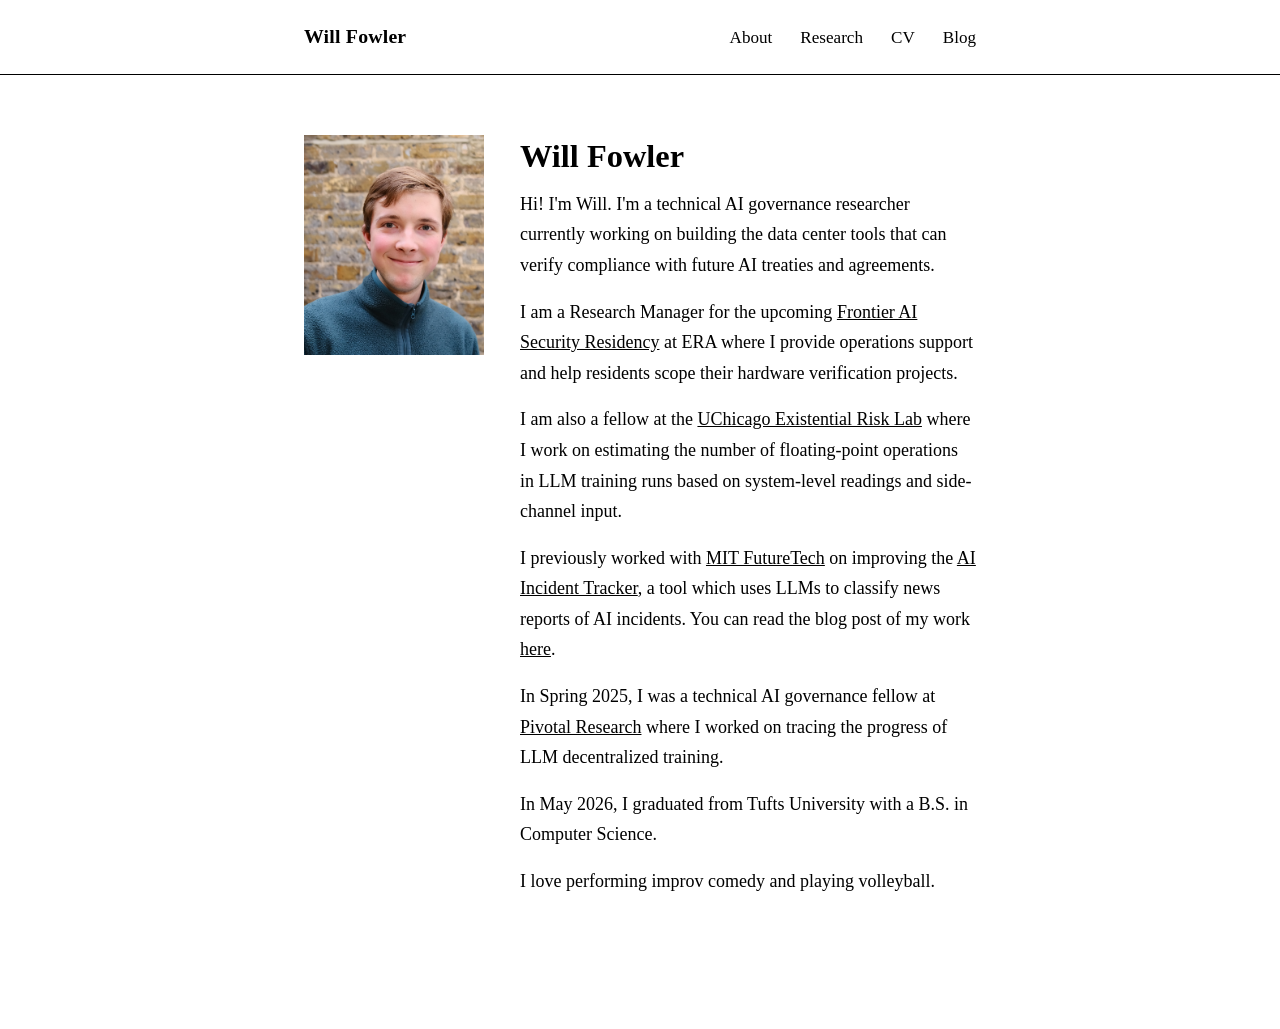
<file: index.html>
<!DOCTYPE html>
<html lang="en">
<head>
  <meta charset="UTF-8" />
  <meta name="viewport" content="width=device-width, initial-scale=1.0" />
  <title>Will Fowler</title>
  <link rel="stylesheet" href="css/style.css" />
</head>
<body>

  <nav>
    <div class="container">
      <a class="site-name" href="index.html">Will Fowler</a>
      <div class="nav-links">
        <a href="index.html">About</a>
        <a href="research.html">Research</a>
        <a href="resume.html">CV</a>
        <a href="https://substack.com/@willbfowler" target="_blank" rel="noopener">Blog</a>
      </div>
    </div>
  </nav>

  <main>
    <div class="container">
      <div class="profile">
        <img src="images/Pivotal_picture_of_me2.JPG" alt="Will Fowler" />
        <div class="profile-bio">
          <h1>Will Fowler</h1>
          <p>Hi! I'm Will. I'm a technical AI governance researcher currently working on building the data center tools that can verify compliance with future AI treaties and agreements.</p>
          <p>I am a Research Manager for the upcoming <a href="https://www.securefrontier.ai/">Frontier AI Security Residency</a> at ERA where I provide operations support and help residents scope their hardware verification projects. </p>
          <p>I am also a fellow at the <a href="https://xrisk.uchicago.edu/">UChicago Existential Risk Lab</a> where I work on estimating the number of floating-point operations in LLM training runs based on system-level readings and side-channel input.</p>
          <p>I previously worked with <a href="https://futuretech.mit.edu/">MIT FutureTech</a> on improving the <a href="https://airisk.mit.edu/ai-incident-tracker">AI Incident Tracker</a>, a tool which uses LLMs to classify news reports of AI incidents. You can read the blog post of my work <a href="https://airisk.mit.edu/blog/ai-incident-tracker-june-2026-update"> here</a>.</p>
          <p>In Spring 2025, I was a technical AI governance fellow at <a href="https://www.pivotal-research.org">Pivotal Research</a> where I worked on tracing the progress of LLM decentralized training.</p>
          <p>In May 2026, I graduated from Tufts University with a B.S. in Computer Science.</p>
          <p>I love performing improv comedy and playing volleyball.</p>
        </div>
      </div>
    </div>
  </main>

</body>
</html>
</file>
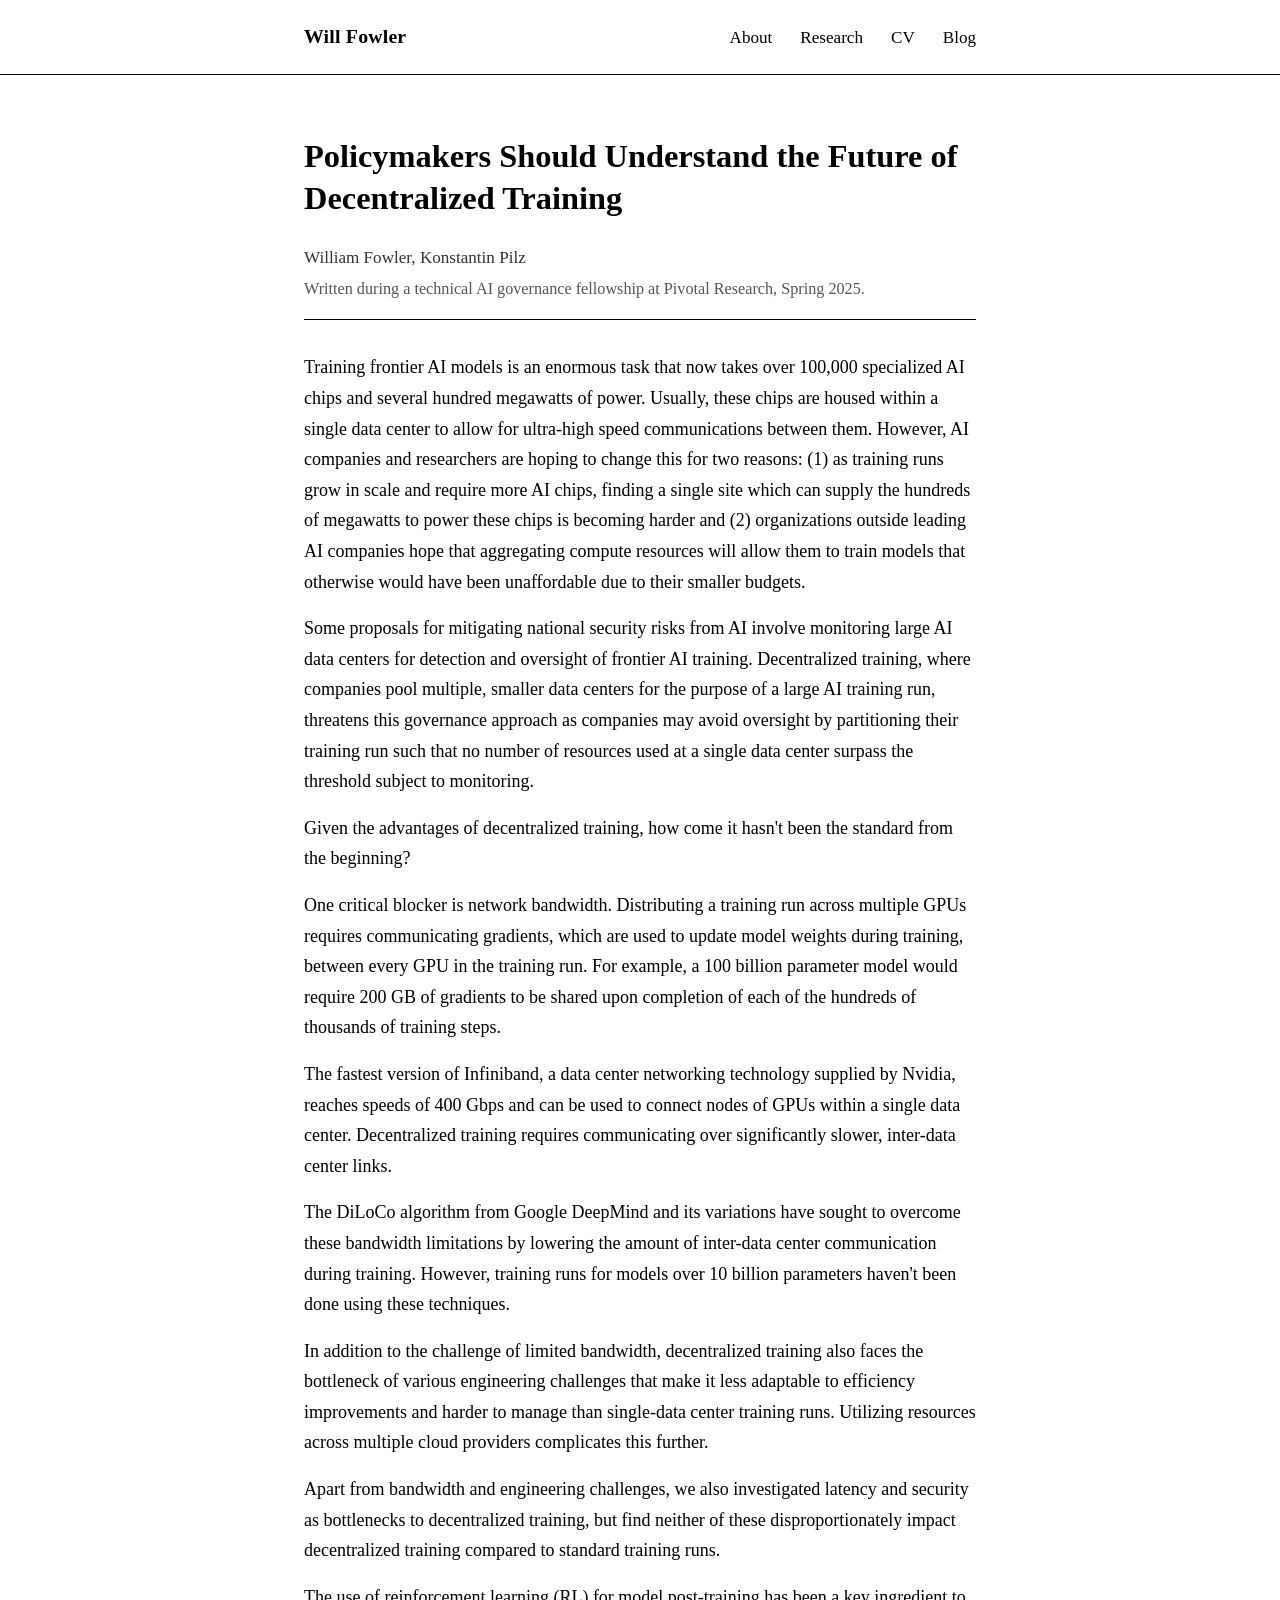
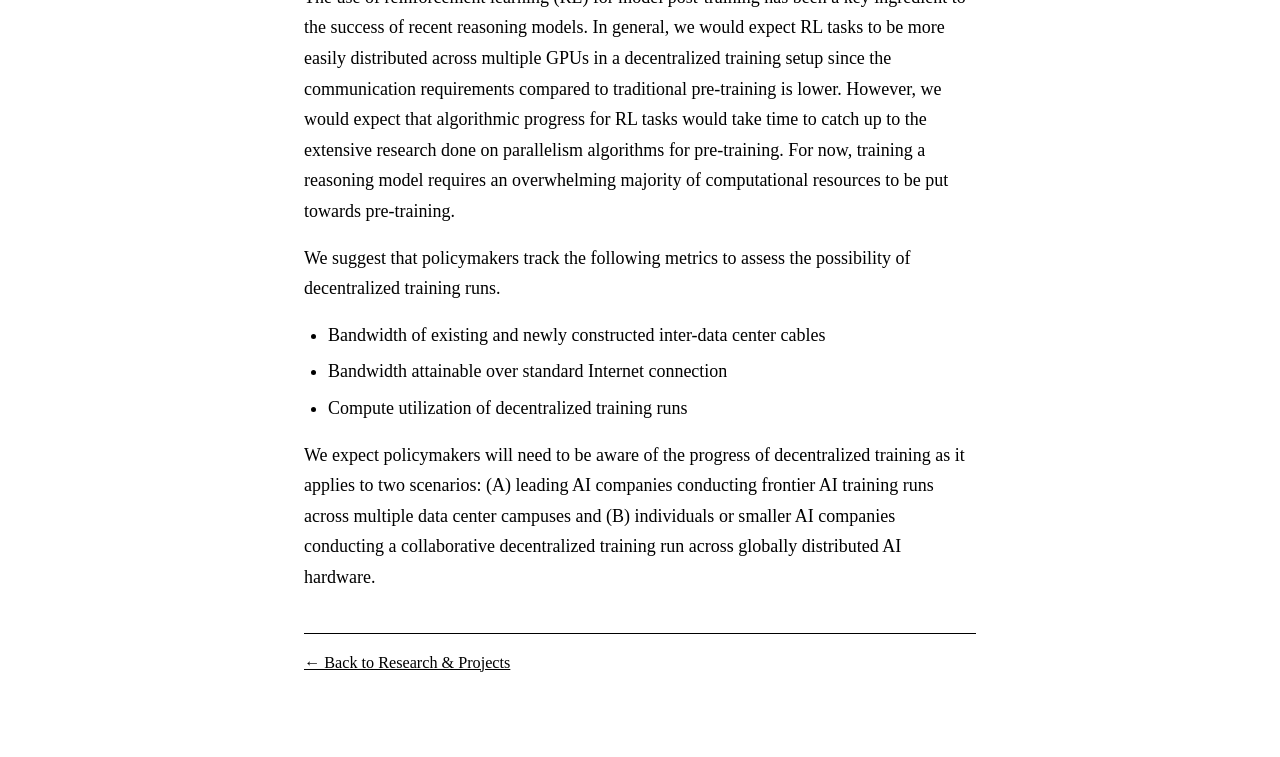
<file: decentralized-training.html>
<!DOCTYPE html>
<html lang="en">
<head>
  <meta charset="UTF-8" />
  <meta name="viewport" content="width=device-width, initial-scale=1.0" />
  <title>Policymakers Should Understand the Future of Decentralized Training — Will Fowler</title>
  <link rel="stylesheet" href="css/style.css" />
</head>
<body>

  <nav>
    <div class="container">
      <a class="site-name" href="index.html">Will Fowler</a>
      <div class="nav-links">
        <a href="index.html">About</a>
        <a href="research.html">Research</a>
        <a href="resume.html">CV</a>
        <a href="https://substack.com/@willbfowler" target="_blank" rel="noopener">Blog</a>
      </div>
    </div>
  </nav>

  <main>
    <div class="container">

      <h1>Policymakers Should Understand the Future of Decentralized Training</h1>
      <p class="byline">William Fowler, Konstantin Pilz</p>
      <p class="post-note">Written during a technical AI governance fellowship at Pivotal Research, Spring 2025.</p>

      <div class="post-body">
        <p>Training frontier AI models is an enormous task that now takes over 100,000 specialized AI chips and several hundred megawatts of power. Usually, these chips are housed within a single data center to allow for ultra-high speed communications between them. However, AI companies and researchers are hoping to change this for two reasons: (1) as training runs grow in scale and require more AI chips, finding a single site which can supply the hundreds of megawatts to power these chips is becoming harder and (2) organizations outside leading AI companies hope that aggregating compute resources will allow them to train models that otherwise would have been unaffordable due to their smaller budgets.</p>

        <p>Some proposals for mitigating national security risks from AI involve monitoring large AI data centers for detection and oversight of frontier AI training. Decentralized training, where companies pool multiple, smaller data centers for the purpose of a large AI training run, threatens this governance approach as companies may avoid oversight by partitioning their training run such that no number of resources used at a single data center surpass the threshold subject to monitoring.</p>

        <p>Given the advantages of decentralized training, how come it hasn't been the standard from the beginning?</p>

        <p>One critical blocker is network bandwidth. Distributing a training run across multiple GPUs requires communicating gradients, which are used to update model weights during training, between every GPU in the training run. For example, a 100 billion parameter model would require 200 GB of gradients to be shared upon completion of each of the hundreds of thousands of training steps.</p>

        <p>The fastest version of Infiniband, a data center networking technology supplied by Nvidia, reaches speeds of 400 Gbps and can be used to connect nodes of GPUs within a single data center. Decentralized training requires communicating over significantly slower, inter-data center links.</p>

        <p>The DiLoCo algorithm from Google DeepMind and its variations have sought to overcome these bandwidth limitations by lowering the amount of inter-data center communication during training. However, training runs for models over 10 billion parameters haven't been done using these techniques.</p>

        <p>In addition to the challenge of limited bandwidth, decentralized training also faces the bottleneck of various engineering challenges that make it less adaptable to efficiency improvements and harder to manage than single-data center training runs. Utilizing resources across multiple cloud providers complicates this further.</p>

        <p>Apart from bandwidth and engineering challenges, we also investigated latency and security as bottlenecks to decentralized training, but find neither of these disproportionately impact decentralized training compared to standard training runs.</p>

        <p>The use of reinforcement learning (RL) for model post-training has been a key ingredient to the success of recent reasoning models. In general, we would expect RL tasks to be more easily distributed across multiple GPUs in a decentralized training setup since the communication requirements compared to traditional pre-training is lower. However, we would expect that algorithmic progress for RL tasks would take time to catch up to the extensive research done on parallelism algorithms for pre-training. For now, training a reasoning model requires an overwhelming majority of computational resources to be put towards pre-training.</p>

        <p>We suggest that policymakers track the following metrics to assess the possibility of decentralized training runs.</p>

        <ul>
          <li>Bandwidth of existing and newly constructed inter-data center cables</li>
          <li>Bandwidth attainable over standard Internet connection</li>
          <li>Compute utilization of decentralized training runs</li>
        </ul>

        <p>We expect policymakers will need to be aware of the progress of decentralized training as it applies to two scenarios: (A) leading AI companies conducting frontier AI training runs across multiple data center campuses and (B) individuals or smaller AI companies conducting a collaborative decentralized training run across globally distributed AI hardware.</p>
      </div>

      <p class="post-back"><a href="research.html">&larr; Back to Research &amp; Projects</a></p>

    </div>
  </main>

</body>
</html>
</file>
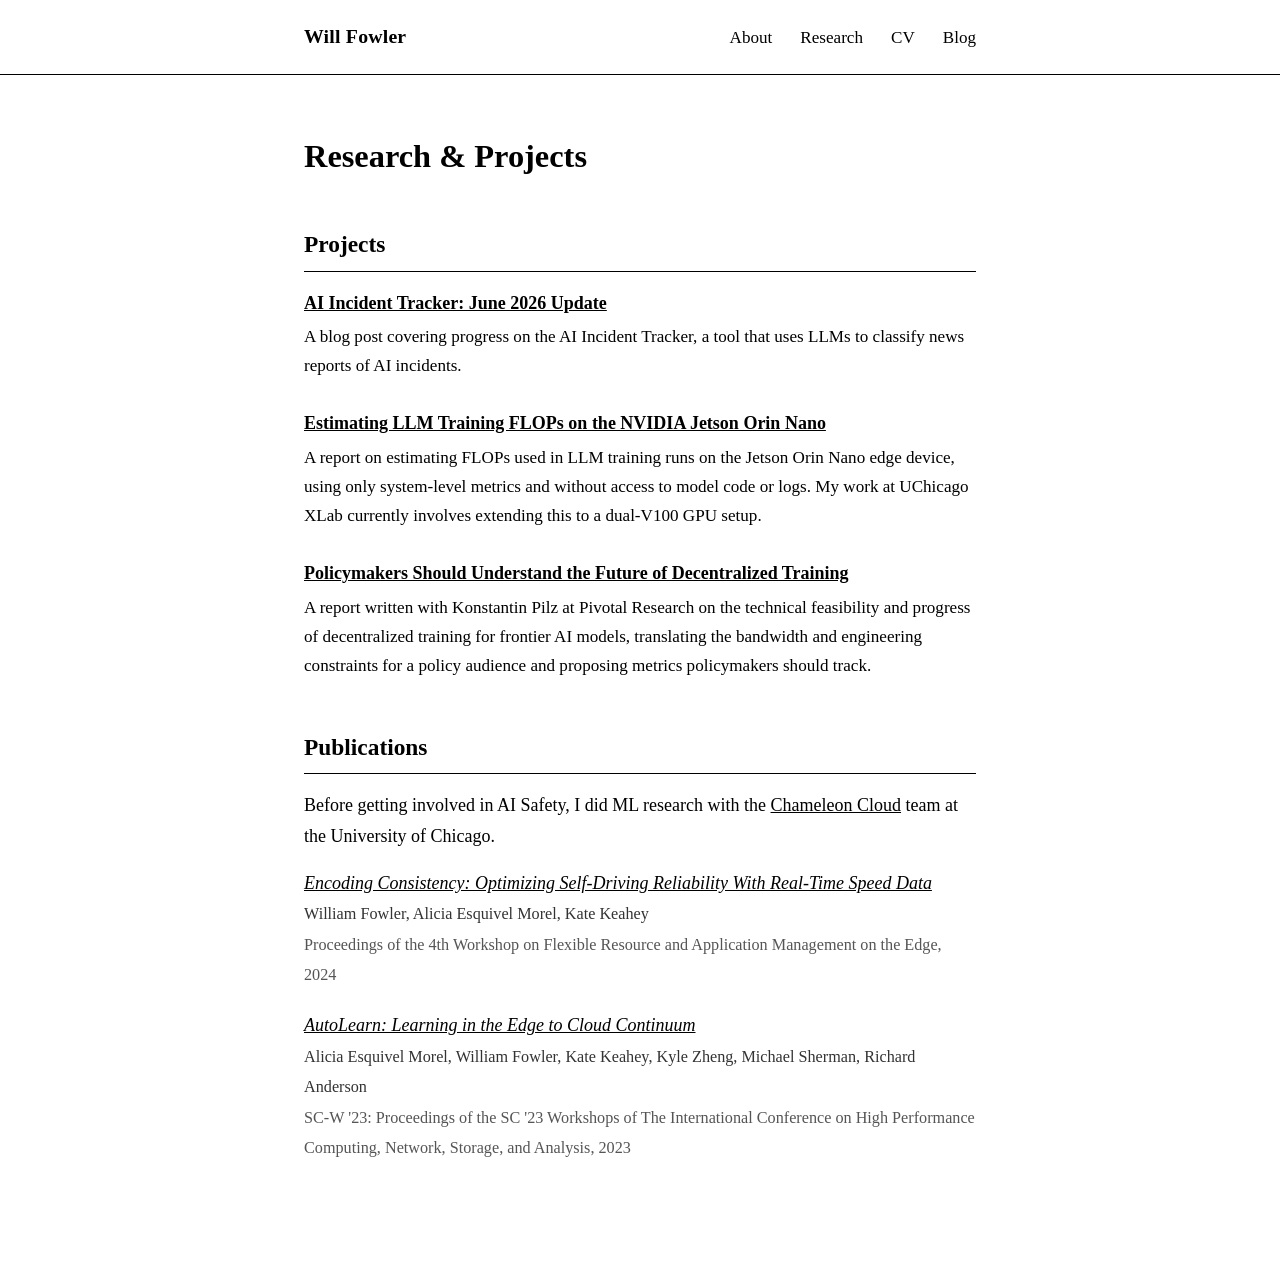
<file: research.html>
<!DOCTYPE html>
<html lang="en">
<head>
  <meta charset="UTF-8" />
  <meta name="viewport" content="width=device-width, initial-scale=1.0" />
  <title>Research &amp; Projects — Will Fowler</title>
  <link rel="stylesheet" href="css/style.css" />
</head>
<body>

  <nav>
    <div class="container">
      <a class="site-name" href="index.html">Will Fowler</a>
      <div class="nav-links">
        <a href="index.html">About</a>
        <a href="research.html">Research</a>
        <a href="resume.html">CV</a>
        <a href="https://substack.com/@willbfowler" target="_blank" rel="noopener">Blog</a>
      </div>
    </div>
  </nav>

  <main>
    <div class="container">

      <h1>Research &amp; Projects</h1>

      <h2>Projects</h2>

      <!-- Add projects here. Example entry:
      <div class="project-entry">
        <h3><a href="https://github.com/williamfowler/project-name" target="_blank" rel="noopener">Project Name</a></h3>
        <p>Short description of the project and what it does.</p>
      </div>
      -->

      <div class="project-entry">
        <h3><a href="https://airisk.mit.edu/blog/ai-incident-tracker-june-2026-update" target="_blank" rel="noopener">AI Incident Tracker: June 2026 Update</a></h3>
        <p>A blog post covering progress on the AI Incident Tracker, a tool that uses LLMs to classify news reports of AI incidents.</p>
      </div>
      <div class="project-entry">
        <h3><a href="https://www.lesswrong.com/posts/wZpXEWgiG7k98p6RK/estimating-llm-training-flops-on-the-nvidia-jetson-orin-nano" target="_blank" rel="noopener">Estimating LLM Training FLOPs on the NVIDIA Jetson Orin Nano</a></h3>
        <p>A report on estimating FLOPs used in LLM training runs on the Jetson Orin Nano edge device, using only system-level metrics and without access to model code or logs. My work at UChicago XLab currently involves extending this to a dual-V100 GPU setup.</p>
      </div>
      <div class="project-entry">
        <h3><a href="decentralized-training.html">Policymakers Should Understand the Future of Decentralized Training</a></h3>
        <p>A report written with Konstantin Pilz at Pivotal Research on the technical feasibility and progress of decentralized training for frontier AI models, translating the bandwidth and engineering constraints for a policy audience and proposing metrics policymakers should track.</p>
      </div>

      <h2>Publications</h2>
      <ul class="publication-list">
        <!-- Add publications here. Example entry:
        <li>
          <a href="papers/paper-title.pdf" target="_blank">Paper Title Here</a><br />
          <span class="authors">Will Fowler, Co-Author Name</span><br />
          <span class="venue">Conference / Journal Name, Year</span>
        </li>
        -->
        <p>
          Before getting involved in AI Safety, I did ML research with the <a href="https://chameleoncloud.org/">Chameleon Cloud</a> team at the University of Chicago.
        </p>
        <li>
          <a href="https://dl.acm.org/doi/abs/10.1145/3659994.3660308" target="_blank">Encoding Consistency: Optimizing Self-Driving Reliability With Real-Time Speed Data</a><br />
          <span class="authors">William Fowler, Alicia Esquivel Morel, Kate Keahey</span><br />
          <span class="venue">Proceedings of the 4th Workshop on Flexible Resource and Application Management on the Edge, 2024</span>
        </li>
        <li>
          <a href="https://dl.acm.org/doi/abs/10.1145/3624062.3624101" target="_blank">AutoLearn: Learning in the Edge to Cloud Continuum</a><br />
          <span class="authors">Alicia Esquivel Morel, William Fowler, Kate Keahey, Kyle Zheng, Michael Sherman, Richard Anderson</span><br />
          <span class="venue">SC-W '23: Proceedings of the SC '23 Workshops of The International Conference on High Performance Computing, Network, Storage, and Analysis, 2023</span>
        </li>
      </ul>

    </div>
  </main>

</body>
</html>
</file>
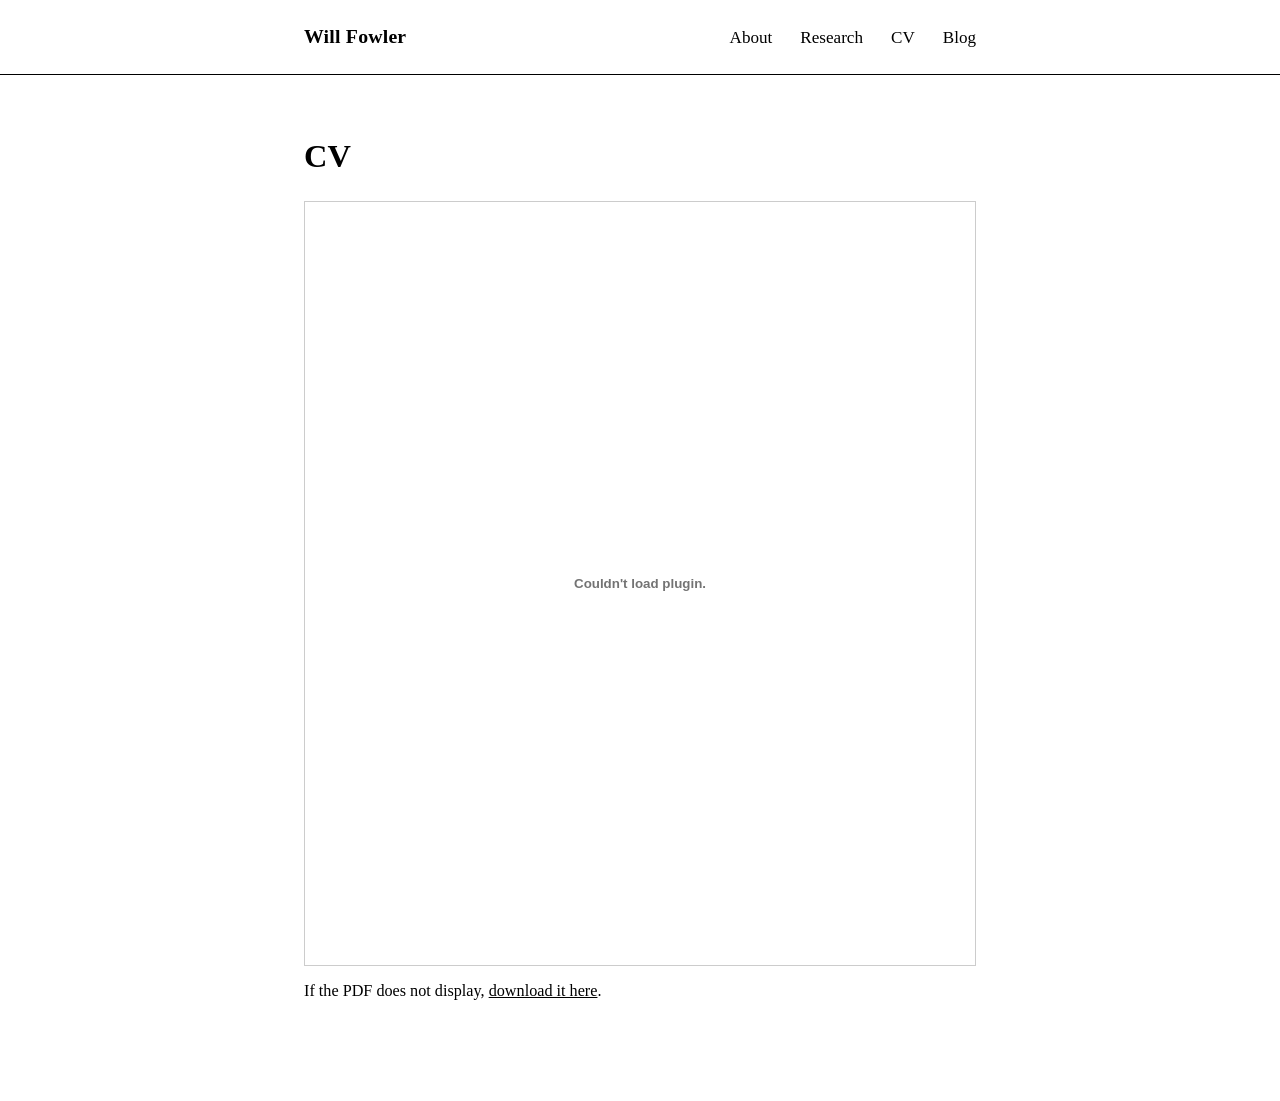
<file: resume.html>
<!DOCTYPE html>
<html lang="en">
<head>
  <meta charset="UTF-8" />
  <meta name="viewport" content="width=device-width, initial-scale=1.0" />
  <title>CV — Will Fowler</title>
  <link rel="stylesheet" href="css/style.css" />
</head>
<body>

  <nav>
    <div class="container">
      <a class="site-name" href="index.html">Will Fowler</a>
      <div class="nav-links">
        <a href="index.html">About</a>
        <a href="research.html">Research</a>
        <a href="resume.html">CV</a>
        <a href="https://substack.com/@willbfowler" target="_blank" rel="noopener">Blog</a>
      </div>
    </div>
  </nav>

  <main>
    <div class="container">
      <h1>CV</h1>

      <!-- Once William_Fowler_Resume.pdf is added to the project root, this embed will work automatically -->
      <embed class="resume-embed" src="William_Fowler_Resume.pdf" type="application/pdf" />
      <p class="resume-fallback">
        If the PDF does not display, <a href="William_Fowler_Resume.pdf" download>download it here</a>.
      </p>
    </div>
  </main>

</body>
</html>
</file>
<file: css/style.css>
*, *::before, *::after {
  box-sizing: border-box;
  margin: 0;
  padding: 0;
}

html {
  font-size: 18px;
}

body {
  font-family: Georgia, 'Times New Roman', serif;
  background: #fff;
  color: #000;
  line-height: 1.7;
}

/* ── Layout ── */

.container {
  max-width: 720px;
  margin: 0 auto;
  padding: 0 24px;
}

/* ── Navigation ── */

nav {
  border-bottom: 1px solid #000;
  padding: 20px 0;
  margin-bottom: 60px;
}

nav .container {
  display: flex;
  align-items: baseline;
  justify-content: space-between;
}

nav .site-name {
  font-size: 1.1rem;
  font-weight: bold;
  text-decoration: none;
  color: #000;
  letter-spacing: 0.01em;
}

nav .nav-links {
  display: flex;
  gap: 28px;
}

nav .nav-links a {
  font-size: 0.95rem;
  text-decoration: none;
  color: #000;
}

nav .nav-links a:hover,
nav .site-name:hover {
  text-decoration: underline;
}

/* ── Page content ── */

main {
  padding-bottom: 80px;
}

h1 {
  font-size: 1.8rem;
  font-weight: bold;
  margin-bottom: 24px;
  line-height: 1.3;
}

h2 {
  font-size: 1.3rem;
  font-weight: bold;
  margin-top: 48px;
  margin-bottom: 16px;
  border-bottom: 1px solid #000;
  padding-bottom: 6px;
}

p {
  margin-bottom: 16px;
}

a {
  color: #000;
  text-decoration: underline;
}

a:hover {
  text-decoration: none;
}

/* ── Home page ── */

.profile {
  display: flex;
  gap: 36px;
  align-items: flex-start;
  margin-bottom: 36px;
}

.profile img {
  width: 180px;
  height: 220px;
  object-fit: cover;
  object-position: top;
  flex-shrink: 0;
}

.profile-bio {
  flex: 1;
}

.profile-bio h1 {
  margin-bottom: 12px;
}

/* ── Research & Projects ── */

.publication-list {
  list-style: none;
  margin-bottom: 8px;
}

.publication-list li {
  margin-bottom: 20px;
  padding-left: 0;
}

.publication-list li a {
  font-style: italic;
}

.publication-list .authors {
  font-size: 0.9rem;
  color: #333;
}

.publication-list .venue {
  font-size: 0.9rem;
  color: #555;
}

.project-entry {
  margin-bottom: 28px;
}

.project-entry h3 {
  font-size: 1rem;
  font-weight: bold;
  margin-bottom: 4px;
}

.project-entry h3 a {
  font-style: normal;
}

.project-entry p {
  margin-bottom: 0;
  font-size: 0.95rem;
}

/* ── Post page ── */

.byline {
  font-size: 0.95rem;
  color: #333;
  margin-bottom: 4px;
}

.post-note {
  font-size: 0.9rem;
  color: #555;
  border-bottom: 1px solid #000;
  padding-bottom: 16px;
  margin-bottom: 32px;
}

.post-body ul {
  margin: 0 0 16px 24px;
}

.post-body li {
  margin-bottom: 6px;
}

.post-back {
  border-top: 1px solid #000;
  padding-top: 16px;
  margin-top: 40px;
  margin-bottom: 0;
  font-size: 0.9rem;
}

/* ── Resume page ── */

.resume-embed {
  width: 100%;
  height: 85vh;
  border: 1px solid #ccc;
  display: block;
}

.resume-fallback {
  margin-top: 12px;
  font-size: 0.9rem;
}

/* ── Responsive ── */

@media (max-width: 560px) {
  .profile {
    flex-direction: column;
  }

  .profile img {
    width: 100%;
    height: auto;
    max-height: 280px;
  }

  nav .nav-links {
    gap: 16px;
  }
}
</file>
